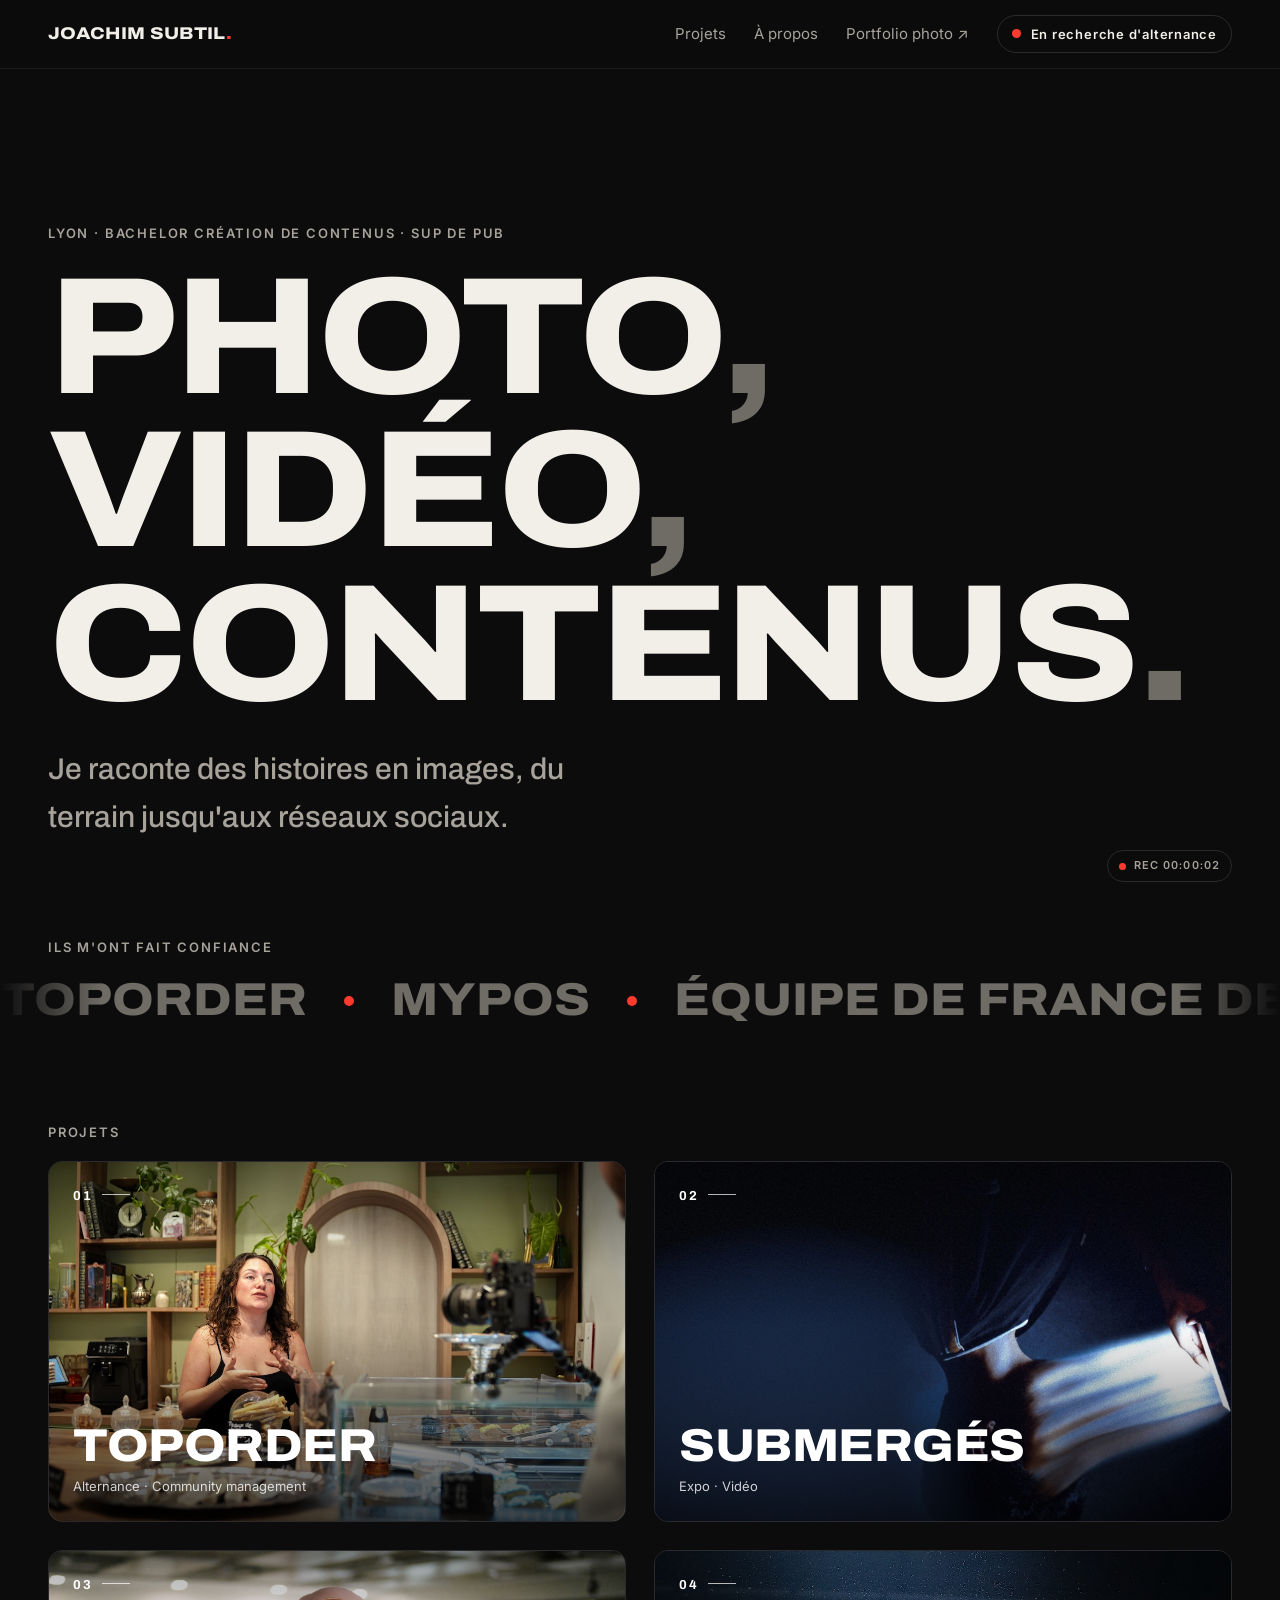
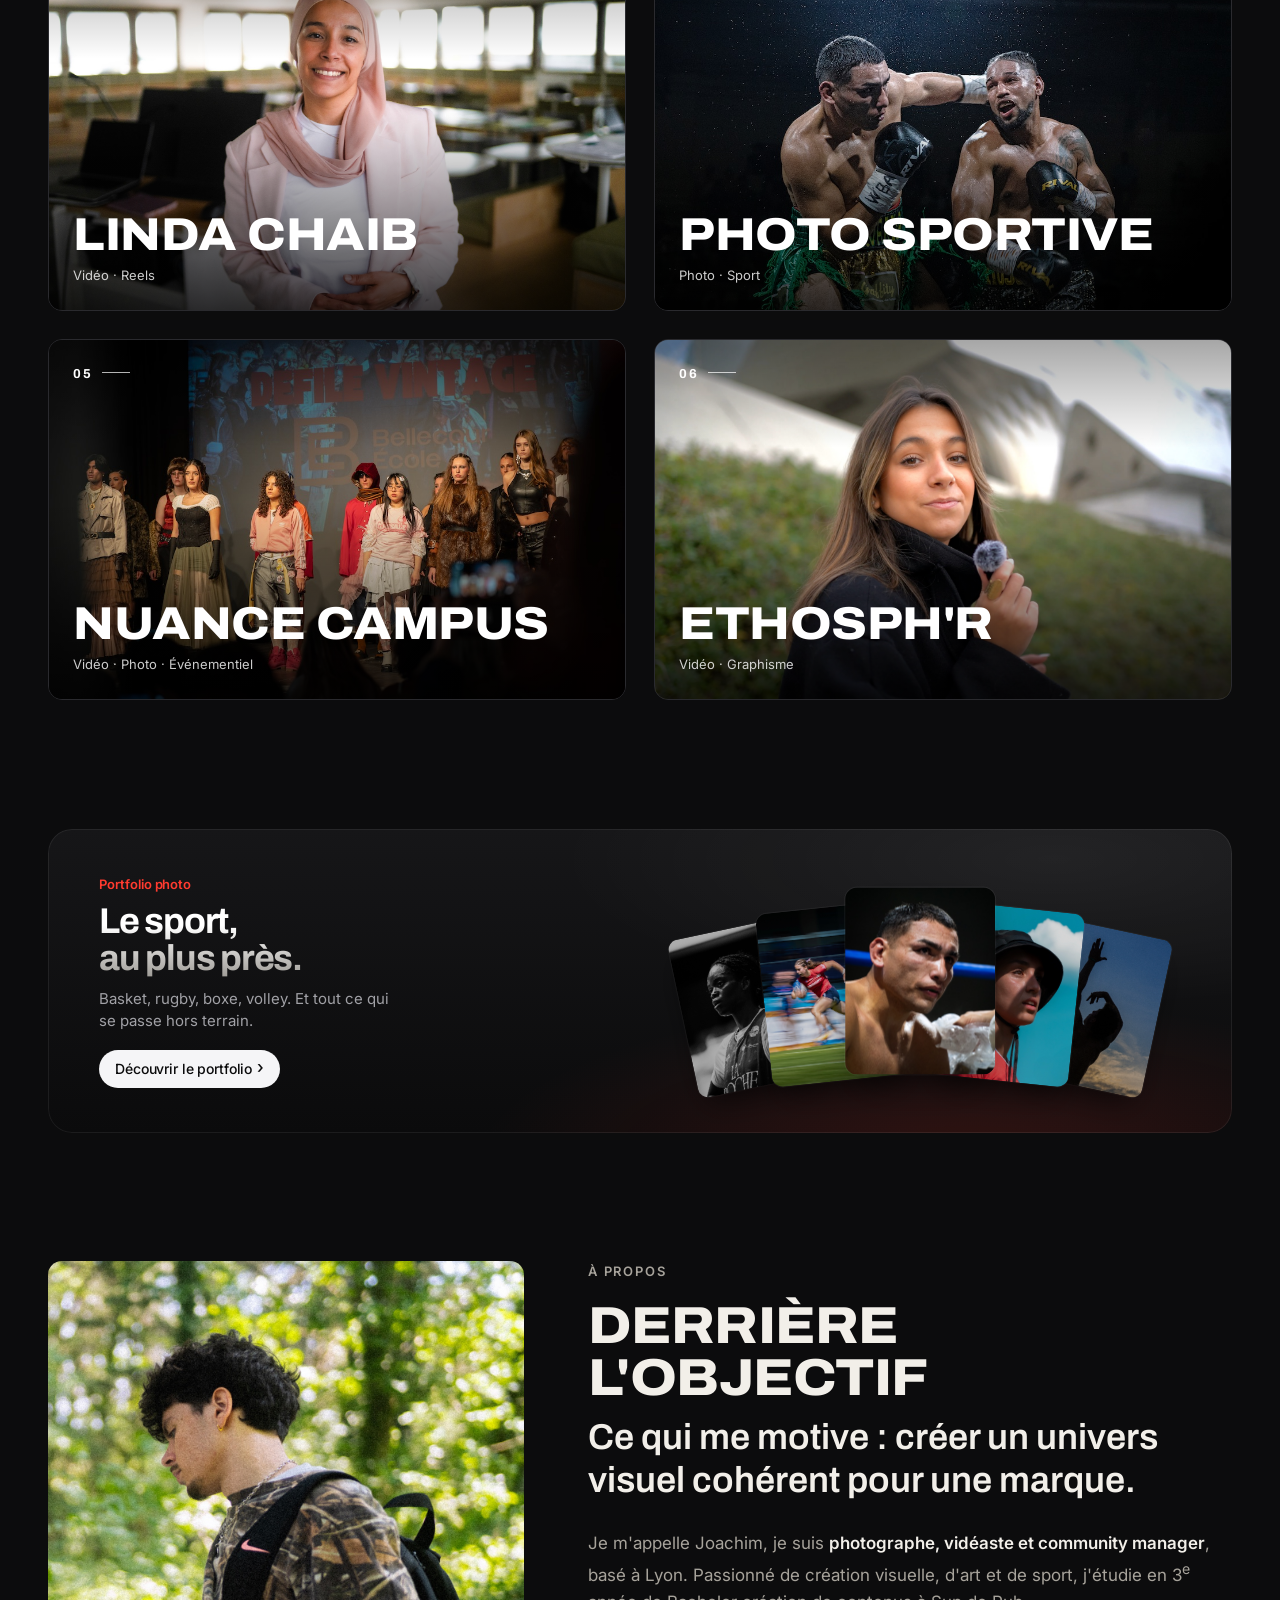
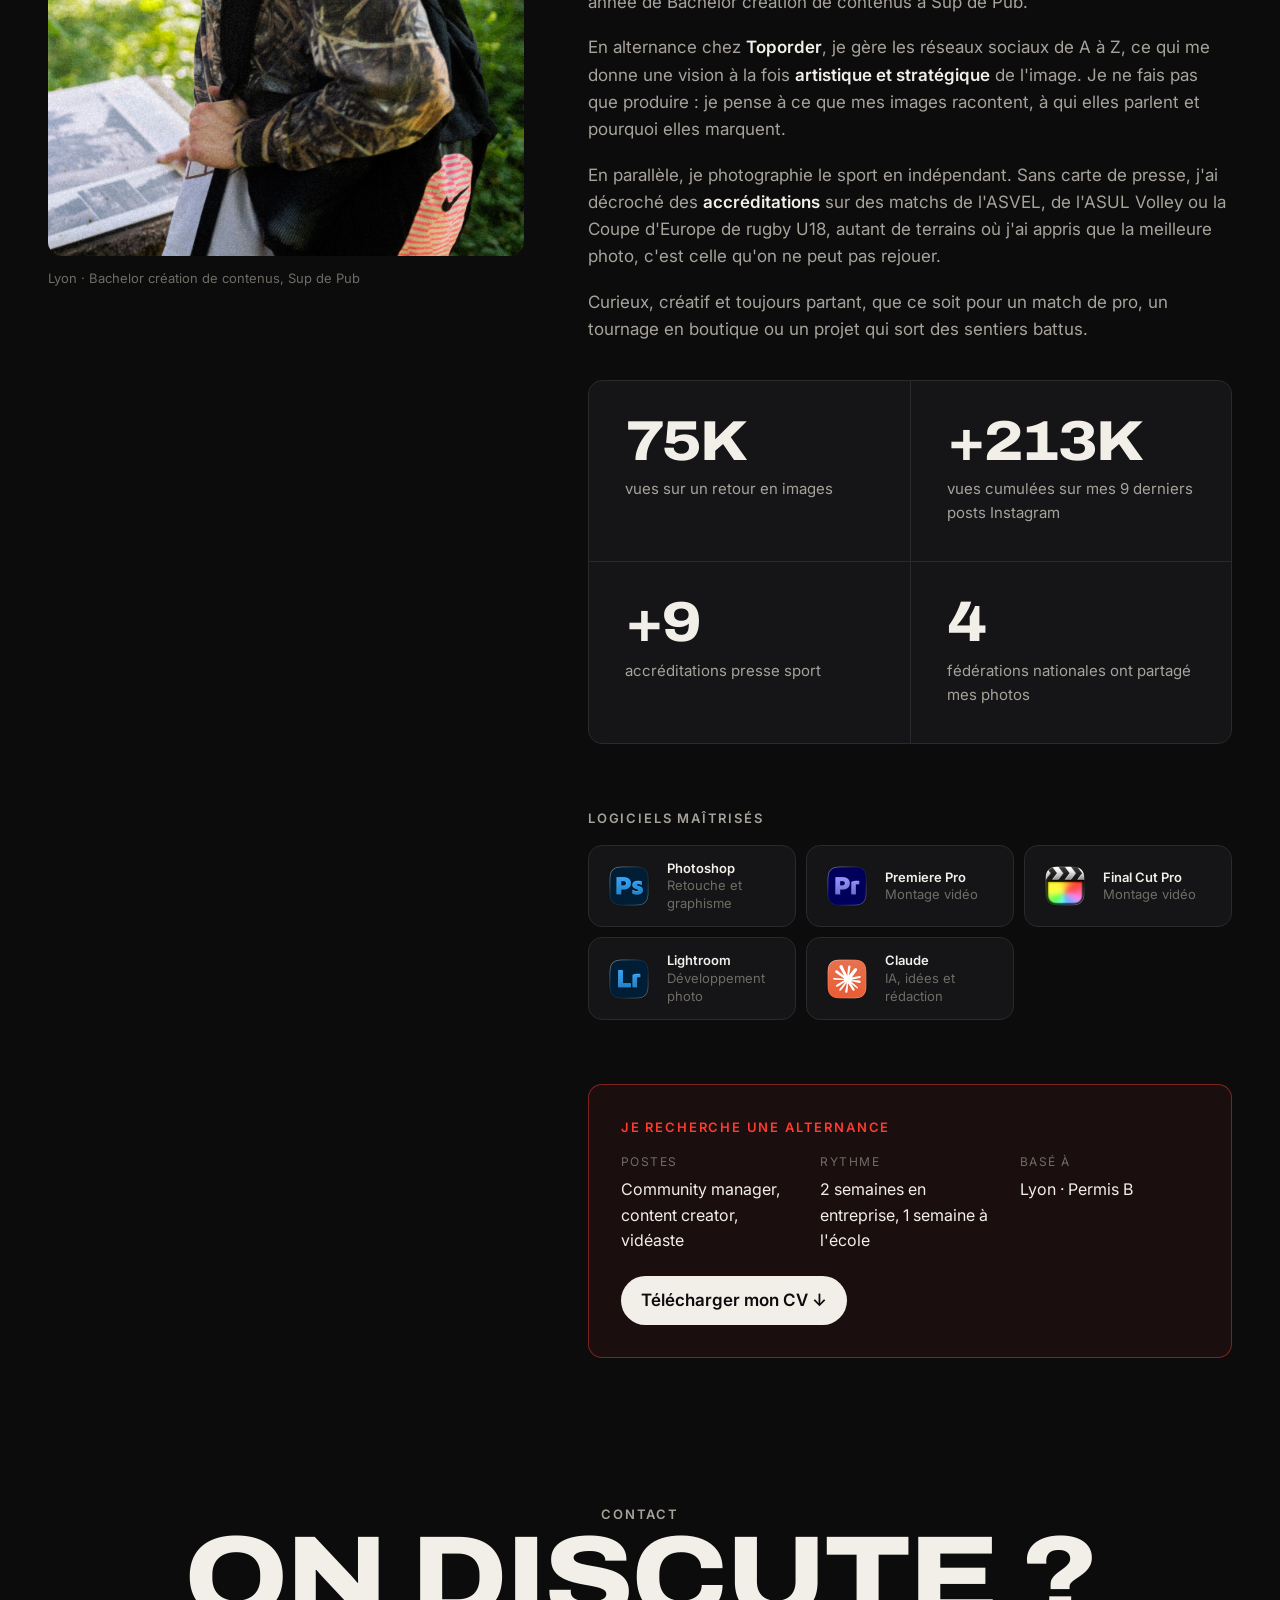
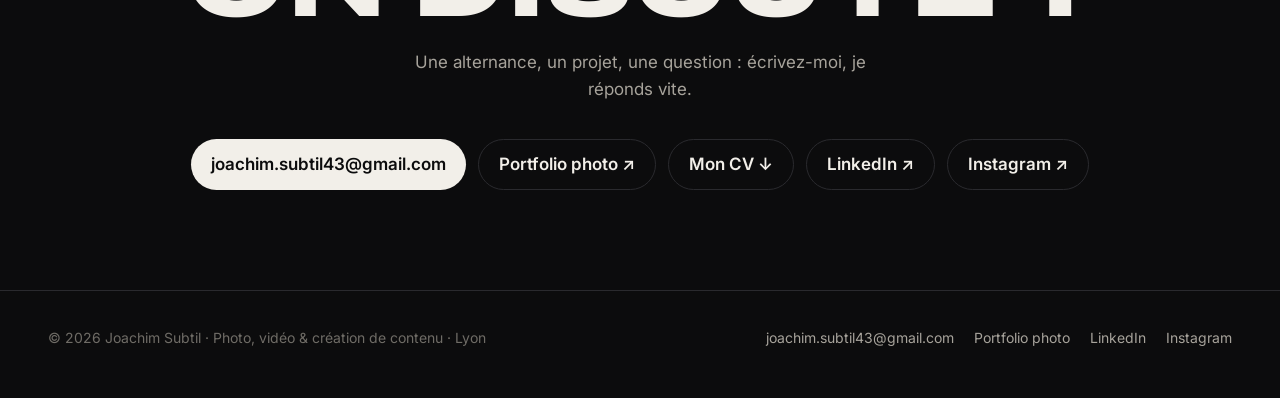
<file: index.html>
<!doctype html>
<html lang="fr">
<head>
  <meta charset="utf-8">
  <meta name="viewport" content="width=device-width, initial-scale=1">
  <title>Joachim Subtil — Photo, vidéo &amp; création de contenu</title>
  <meta name="description" content="Portfolio de Joachim Subtil, photographe, vidéaste et créateur de contenu à Lyon, en recherche d'alternance.">
  <link rel="preconnect" href="https://fonts.googleapis.com">
  <link rel="preconnect" href="https://fonts.gstatic.com" crossorigin>
  <link href="https://fonts.googleapis.com/css2?family=Archivo:wdth,wght@62..125,400..900&family=Inter:wght@400;500;600&display=swap" rel="stylesheet">
  <link rel="stylesheet" href="assets/style.css?v=37">
</head>
<body>

<header class="site-header">
  <div class="wrap">
    <a class="logo" href="index.html">Joachim Subtil<span>.</span></a>
    <nav class="nav">
      <a href="#projets">Projets</a>
      <a href="#a-propos">À propos</a>
      <a class="nav-photo" href="https://joachimsubtil.github.io/photographie/" target="_blank" rel="noopener">Portfolio photo ↗</a>
      <a class="rec" href="#contact"><span class="rec-full">En recherche d'alternance</span><span class="rec-short">Alternance</span></a>
    </nav>
  </div>
</header>

<main>

  <section class="home-hero wrap">
    <p class="kicker">Lyon · Bachelor création de contenus · Sup de Pub</p>
    <h1 class="display">Photo<span>,</span><br>vidéo<span>,</span><br>contenus<span>.</span></h1>
    <p class="subtitle">Je raconte des histoires en images, du terrain jusqu'aux réseaux sociaux.</p>
  </section>

  <!-- ===== Bandeau défilant : ceux avec qui j'ai travaillé ===== -->
  <section class="marquee" aria-label="Ils m'ont fait confiance">
    <p class="kicker wrap">Ils m'ont fait confiance</p>
    <div class="marquee-window">
      <div class="marquee-track">
        <ul><li>Toporder</li><li>myPOS</li><li>Équipe de France des Commerçants</li><li>Nuance Campus</li><li>Bellecour École</li><li>ESG Sport</li><li>ASVEL</li><li>ASUL Volley</li><li>Linda Chaib</li><li>Ethosph'R</li><li>Dogstronomy</li><li>Alma</li><li>Les Frères Barioz</li><li>Mosaïque Pâtisserie</li><li>Café Mio</li><li>Duclef</li><li>Banque Populaire AURA</li></ul>
        <ul aria-hidden="true"><li>Toporder</li><li>myPOS</li><li>Équipe de France des Commerçants</li><li>Nuance Campus</li><li>Bellecour École</li><li>ESG Sport</li><li>ASVEL</li><li>ASUL Volley</li><li>Linda Chaib</li><li>Ethosph'R</li><li>Dogstronomy</li><li>Alma</li><li>Les Frères Barioz</li><li>Mosaïque Pâtisserie</li><li>Café Mio</li><li>Duclef</li><li>Banque Populaire AURA</li></ul>
      </div>
    </div>
  </section>

  <section class="wrap" id="projets">
    <p class="kicker">Projets</p>
    <div class="projects">
      <a class="project-card reveal js-preview" href="projets/toporder.html">
        <div class="thumb"><img src="medias/toporder/itw-tournage-1000.jpg?v=3" alt="Tournage d’une interview client Toporder dans une boutique, caméra sur pied"><video src="medias/toporder/apercu.mp4?v=2" muted loop playsinline preload="none" aria-hidden="true"></video><span class="thumb-label" aria-hidden="true"><span class="thumb-num">01</span><span><span class="thumb-title">Toporder</span><span class="thumb-tags">Alternance · Community management</span></span></span></div>
        <div class="info"><h3>Toporder</h3><span class="tags">Alternance · Community management</span></div>
      </a>
      <a class="project-card reveal js-preview" href="projets/submerges.html">
        <div class="thumb"><img src="medias/submerges/vignette-photo.jpg?v=3" alt="Visage éclairé par un écran, tiré de l'affiche de Submergés"><video src="medias/submerges/teaser-apercu.mp4" muted loop playsinline preload="none" aria-hidden="true"></video><span class="thumb-label" aria-hidden="true"><span class="thumb-num">02</span><span><span class="thumb-title">Submergés</span><span class="thumb-tags">Expo · Vidéo</span></span></span></div>
        <div class="info"><h3>Submergés</h3><span class="tags">Expo · Vidéo</span></div>
      </a>
      <a class="project-card reveal js-preview" href="projets/linda-chaib.html">
        <div class="thumb"><img src="medias/linda-chaib/miniature.jpg?v=3" alt="Portrait de Linda Chaib, souriante, en veste rose"><video src="medias/linda-chaib/presentation-apercu.mp4" muted loop playsinline preload="none" aria-hidden="true"></video><span class="thumb-label" aria-hidden="true"><span class="thumb-num">03</span><span><span class="thumb-title">Linda Chaib</span><span class="thumb-tags">Vidéo · Reels</span></span></span></div>
        <div class="info"><h3>Linda Chaib</h3><span class="tags">Vidéo · Reels</span></div>
      </a>
      <a class="project-card reveal js-preview" href="projets/photo-sportive.html">
        <div class="thumb"><img src="medias/photo-sportive/boxe-3-1000.jpg?v=3" alt="Deux boxeurs en plein échange de coups"><video src="medias/photo-sportive/apercu.mp4" muted loop playsinline preload="none" aria-hidden="true"></video><span class="thumb-label" aria-hidden="true"><span class="thumb-num">04</span><span><span class="thumb-title">Photo sportive</span><span class="thumb-tags">Photo · Sport</span></span></span></div>
        <div class="info"><h3>Photo sportive</h3><span class="tags">Photo · Sport</span></div>
      </a>
      <a class="project-card reveal js-preview" href="projets/nuance-campus.html">
        <div class="thumb"><img src="medias/nuance/final-1000.jpg?v=3" alt="Passage final du défilé vintage de Bellecour École"><video src="medias/nuance/apercu.mp4?v=3" muted loop playsinline preload="none" aria-hidden="true"></video><span class="thumb-label" aria-hidden="true"><span class="thumb-num">05</span><span><span class="thumb-title">Nuance Campus</span><span class="thumb-tags">Vidéo · Photo · Événementiel</span></span></span></div>
        <div class="info"><h3>Nuance Campus</h3><span class="tags">Vidéo · Photo · Événementiel</span></div>
      </a>
      <a class="project-card reveal js-preview" href="projets/ethosphr.html">
        <div class="thumb"><img src="medias/ethosphr/miniature.jpg?v=3" alt="Une intervieweuse tend son micro lors du micro-trottoir pour Ethosph'R"><video src="medias/ethosphr/apercu.mp4" muted loop playsinline preload="none" aria-hidden="true"></video><span class="thumb-label" aria-hidden="true"><span class="thumb-num">06</span><span><span class="thumb-title">Ethosph'R</span><span class="thumb-tags">Vidéo · Graphisme</span></span></span></div>
        <div class="info"><h3>Ethosph'R</h3><span class="tags">Vidéo · Graphisme</span></div>
      </a>
    </div>
  </section>

  <!-- ===== Lien vers le portfolio photo, façon Apple ===== -->
  <section class="section wrap">
    <a class="photo-promo js-promo" href="https://joachimsubtil.github.io/photographie/" target="_blank" rel="noopener">
      <div class="promo-copy">
        <p class="promo-eyebrow">Portfolio photo</p>
        <h2 class="promo-title">Le sport,<br>au plus près.</h2>
        <p class="promo-sub">Basket, rugby, boxe, volley. Et tout ce qui se passe hors terrain.</p>
        <span class="promo-cta">Découvrir le portfolio <span class="promo-chev" aria-hidden="true">›</span></span>
      </div>
      <div class="promo-fan" aria-hidden="true">
        <img style="--i: -2" src="medias/portfolio-photo/basket-noir-blanc.jpg" alt="" loading="lazy" decoding="async">
        <img style="--i: -1" src="medias/portfolio-photo/rugby-course.jpg" alt="" loading="lazy" decoding="async">
        <img style="--i: 2" src="medias/portfolio-photo/volley-silhouette.jpg" alt="" loading="lazy" decoding="async">
        <img style="--i: 1" src="medias/portfolio-photo/volley-bob.jpg" alt="" loading="lazy" decoding="async">
        <img style="--i: 0" src="medias/portfolio-photo/boxe-coin.jpg" alt="" loading="lazy" decoding="async">
      </div>
    </a>
  </section>

  <!-- ===== À propos ===== -->
  <section class="section wrap" id="a-propos">
    <div class="about">
      <figure class="about-photo">
        <img src="medias/moi/portrait.jpg?v=3" alt="Portrait de Joachim Subtil en forêt, sac sur l'épaule" loading="lazy">
        <figcaption>Lyon · Bachelor création de contenus, Sup de Pub</figcaption>
      </figure>
      <div class="reveal">
        <p class="kicker">À propos</p>
        <h2 class="section-title">Derrière l'objectif</h2>
        <p class="story-lead">Ce qui me motive&nbsp;: créer un univers visuel cohérent pour une marque.</p>
        <div class="about-body">
          <p>Je m'appelle Joachim, je suis <strong>photographe, vidéaste et community manager</strong>, basé à Lyon. Passionné de création visuelle, d'art et de sport, j'étudie en 3<sup>e</sup> année de Bachelor création de contenus à Sup de Pub.</p>
          <p>En alternance chez <strong>Toporder</strong>, je gère les réseaux sociaux de A à Z, ce qui me donne une vision à la fois <strong>artistique et stratégique</strong> de l'image. Je ne fais pas que produire&nbsp;: je pense à ce que mes images racontent, à qui elles parlent et pourquoi elles marquent.</p>
          <p>En parallèle, je photographie le sport en indépendant. Sans carte de presse, j'ai décroché des <strong>accréditations</strong> sur des matchs de l'ASVEL, de l'ASUL Volley ou la Coupe d'Europe de rugby U18, autant de terrains où j'ai appris que la meilleure photo, c'est celle qu'on ne peut pas rejouer.</p>
          <p>Curieux, créatif et toujours partant, que ce soit pour un match de pro, un tournage en boutique ou un projet qui sort des sentiers battus.</p>
        </div>

        <div class="stats two-by-two" style="margin-top: 36px;">
          <div class="stat"><span class="num">82K</span><span class="label">vues sur un retour en images</span></div>
          <div class="stat"><span class="num">+235K</span><span class="label">vues cumulées sur mes 9 derniers posts Instagram</span></div>
          <div class="stat"><span class="num">+10</span><span class="label">accréditations presse sport</span></div>
          <div class="stat"><span class="num">4</span><span class="label">fédérations nationales ont partagé mes photos</span></div>
        </div>

        <div class="software">
          <p class="kicker">Logiciels maîtrisés</p>
          <ul class="software-list">
            <li><img class="ico" src="medias/logiciels/photoshop.png" alt="" width="48" height="48"><span><strong>Photoshop</strong>Retouche et graphisme</span></li>
            <li><img class="ico" src="medias/logiciels/premiere-pro.png" alt="" width="48" height="48"><span><strong>Premiere Pro</strong>Montage vidéo</span></li>
            <li><img class="ico" src="medias/logiciels/final-cut-pro.png" alt="" width="48" height="48"><span><strong>Final Cut Pro</strong>Montage vidéo</span></li>
            <li><img class="ico" src="medias/logiciels/lightroom.png" alt="" width="48" height="48"><span><strong>Lightroom</strong>Développement photo</span></li>
            <li><img class="ico" src="medias/logiciels/claude.png" alt="" width="48" height="48"><span><strong>Claude</strong>IA, idées et rédaction</span></li>
          </ul>
        </div>

        <div class="looking">
          <p class="kicker">Je recherche une alternance</p>
          <dl>
            <div><dt>Postes</dt><dd>Community manager, content creator, vidéaste</dd></div>
            <div><dt>Rythme</dt><dd>2 semaines en entreprise, 1 semaine à l'école</dd></div>
            <div><dt>Basé à</dt><dd>Lyon · Permis B</dd></div>
          </dl>
          <a class="link-arrow" href="cv/CV-Joachim-Subtil.pdf" download style="margin-top: 22px;">Télécharger mon CV ↓</a>
        </div>
      </div>
    </div>
  </section>

  <!-- ===== Contact ===== -->
  <section class="contact wrap reveal" id="contact">
    <p class="kicker">Contact</p>
    <h2 class="display">On discute&nbsp;?</h2>
    <p>Une alternance, un projet, une question&nbsp;: écrivez-moi, je réponds vite.</p>
    <div class="contact-links">
      <a class="link-arrow" href="mailto:joachim.subtil43@gmail.com">joachim.subtil43@gmail.com</a>
      <a class="link-arrow ghost" href="https://joachimsubtil.github.io/photographie/" target="_blank" rel="noopener">Portfolio photo ↗</a>
      <a class="link-arrow ghost" href="cv/CV-Joachim-Subtil.pdf" download>Mon CV ↓</a>
      <a class="link-arrow ghost" href="https://www.linkedin.com/in/joachim-subtil-207387318/" target="_blank" rel="noopener">LinkedIn ↗</a>
      <a class="link-arrow ghost" href="https://www.instagram.com/51visuals" target="_blank" rel="noopener">Instagram ↗</a>
    </div>
  </section>

</main>

<footer class="site-footer">
  <div class="wrap">
    <span>© 2026 Joachim Subtil · Photo, vidéo &amp; création de contenu · Lyon</span>
    <span class="footer-links"><a href="mailto:joachim.subtil43@gmail.com">joachim.subtil43@gmail.com</a><a href="https://joachimsubtil.github.io/photographie/" target="_blank" rel="noopener">Portfolio photo</a><a href="https://www.linkedin.com/in/joachim-subtil-207387318/" target="_blank" rel="noopener">LinkedIn</a><a href="https://www.instagram.com/51visuals" target="_blank" rel="noopener">Instagram</a></span>
  </div>
</footer>

<script src="assets/main.js?v=25"></script>
</body>
</html>
</file>
<file: assets/style.css>
/* ==========================================================
   Portfolio Joachim Subtil — feuille de style principale
   Les couleurs et polices se changent ici, en un seul endroit.
   ========================================================== */

:root {
  --bg: #0c0c0d;
  --bg-2: #151517;
  --bg-3: #1d1d20;
  --line: #2a2a2e;
  --text: #f2efe9;
  --text-2: #a7a39b;
  --text-3: #6f6c66;
  --rec: #ff3b2f;          /* le rouge "REC" de la caméra */
  --radius: 14px;
  --gutter: clamp(16px, 4vw, 48px);
  --max: 1280px;
  --font-display: "Archivo", "Helvetica Neue", Arial, sans-serif;
  --font-body: "Inter", "Helvetica Neue", Arial, sans-serif;
}

*, *::before, *::after { box-sizing: border-box; }
html { -webkit-text-size-adjust: 100%; scroll-behavior: smooth; }
body {
  margin: 0;
  background: var(--bg);
  color: var(--text);
  font-family: var(--font-body);
  font-size: 17px;
  line-height: 1.6;
  -webkit-font-smoothing: antialiased;
  overflow-x: hidden;
}
img, video, iframe { display: block; max-width: 100%; }
a { color: inherit; }
::selection { background: var(--rec); color: #fff; }

.wrap { width: 100%; max-width: var(--max); margin: 0 auto; padding: 0 var(--gutter); }

/* ---------- Textes ---------- */
.display {
  font-family: var(--font-display);
  font-stretch: 112%;
  font-weight: 800;
  line-height: .92;
  letter-spacing: -0.02em;
  text-transform: uppercase;
  margin: 0;
}
.kicker {
  font-family: var(--font-body);
  font-size: 13px;
  font-weight: 600;
  letter-spacing: .14em;
  text-transform: uppercase;
  color: var(--text-2);
  margin: 0 0 18px;
}
.section-title {
  font-family: var(--font-display);
  font-stretch: 112%;
  font-weight: 800;
  text-transform: uppercase;
  font-size: clamp(28px, 4.4vw, 52px);
  line-height: 1;
  letter-spacing: -0.01em;
  margin: 0 0 12px;
}
.section-intro { color: var(--text-2); max-width: 60ch; margin: 0 0 40px; }

/* ---------- Pastille REC ---------- */
.rec {
  display: inline-flex; align-items: center; gap: 10px;
  font-size: 13px; font-weight: 600; letter-spacing: .06em;
  padding: 8px 14px; border: 1px solid var(--line); border-radius: 999px;
  text-decoration: none; white-space: nowrap;
  transition: border-color .2s, background .2s;
}
.rec::before {
  content: ""; width: 9px; height: 9px; border-radius: 50%;
  background: var(--rec); box-shadow: 0 0 0 0 rgba(255, 59, 47, .6);
  animation: rec 1.8s infinite;
}
.rec:hover { border-color: var(--rec); background: rgba(255, 59, 47, .08); }
@keyframes rec {
  0% { box-shadow: 0 0 0 0 rgba(255, 59, 47, .55); }
  70% { box-shadow: 0 0 0 9px rgba(255, 59, 47, 0); }
  100% { box-shadow: 0 0 0 0 rgba(255, 59, 47, 0); }
}

/* ---------- En-tête ---------- */
.site-header {
  position: sticky; top: 0; z-index: 50;
  background: rgba(12, 12, 13, .78);
  backdrop-filter: blur(14px); -webkit-backdrop-filter: blur(14px);
  border-bottom: 1px solid rgba(255, 255, 255, .05);
}
.site-header .wrap { display: flex; align-items: center; justify-content: space-between; gap: 16px; height: 68px; }
.logo {
  font-family: var(--font-display); font-stretch: 115%; font-weight: 800;
  text-transform: uppercase; letter-spacing: .02em; font-size: 17px; text-decoration: none;
}
.logo span { color: var(--rec); }
.nav { display: flex; align-items: center; gap: 28px; font-size: 15px; }
.nav a:not(.rec) { text-decoration: none; color: var(--text-2); transition: color .2s; }
.nav a:not(.rec):hover { color: var(--text); }
.logo { white-space: nowrap; }
@media (max-width: 720px) {
  .nav a:not(.rec) { display: none; }
  .logo { font-size: 15px; }
  .rec { font-size: 12px; padding: 7px 12px; }
}

/* ---------- Hero projet ---------- */
.project-hero { padding-top: clamp(48px, 9vw, 120px); padding-bottom: clamp(32px, 5vw, 56px); }
.back { display: inline-flex; gap: 8px; color: var(--text-2); text-decoration: none; font-size: 14px; margin-bottom: 36px; }
.back:hover { color: var(--text); }
.project-hero h1 { font-size: clamp(54px, 12vw, 168px); }
.project-hero .subtitle {
  font-family: var(--font-display); font-stretch: 100%; font-weight: 500;
  font-size: clamp(20px, 2.6vw, 30px); color: var(--text-2); margin: 18px 0 0;
}
.meta {
  display: grid; grid-template-columns: repeat(4, 1fr); gap: 24px;
  margin-top: clamp(40px, 6vw, 72px); padding-top: 24px; border-top: 1px solid var(--line);
}
.meta dt { font-size: 12px; letter-spacing: .12em; text-transform: uppercase; color: var(--text-3); margin-bottom: 6px; }
.meta dd { margin: 0; font-size: 15px; line-height: 1.45; }
@media (max-width: 820px) { .meta { grid-template-columns: repeat(2, 1fr); } }

/* ---------- Vidéo principale ---------- */
.feature-video {
  position: relative; border-radius: var(--radius); overflow: hidden;
  background: #000; aspect-ratio: 16 / 9;
}
.feature-video video { width: 100%; height: 100%; object-fit: cover; }
.feature-caption { display: flex; justify-content: space-between; gap: 16px; color: var(--text-3); font-size: 14px; margin-top: 14px; }

/* Bouton lecture posé sur les vidéos */
.play {
  position: absolute; inset: 0; display: grid; place-items: center;
  border: 0; padding: 0; cursor: pointer; background: linear-gradient(180deg, rgba(0,0,0,0) 40%, rgba(0,0,0,.45));
  transition: opacity .3s;
}
.play span {
  width: clamp(64px, 9vw, 96px); aspect-ratio: 1; border-radius: 50%;
  background: rgba(255, 255, 255, .14); backdrop-filter: blur(8px); -webkit-backdrop-filter: blur(8px);
  border: 1px solid rgba(255, 255, 255, .35); display: grid; place-items: center;
  transition: transform .25s, background .25s;
}
.play span::before {
  content: ""; margin-left: 6%;
  border-style: solid; border-width: 13px 0 13px 21px; border-color: transparent transparent transparent #fff;
}
.play:hover span { transform: scale(1.08); background: var(--rec); border-color: var(--rec); }
.is-playing .play { opacity: 0; pointer-events: none; }

/* ---------- Sections ---------- */
.section { padding-top: clamp(72px, 10vw, 140px); }

/* Texte du projet */
.story { display: grid; grid-template-columns: 1fr 1.4fr; gap: clamp(32px, 6vw, 96px); }
.story-lead {
  font-family: var(--font-display); font-weight: 600; font-stretch: 100%;
  font-size: clamp(24px, 3vw, 36px); line-height: 1.2; margin: 0;
}
.story-body p { color: var(--text-2); margin: 0 0 1.2em; }
.story-body strong { color: var(--text); font-weight: 600; }
.tasks { list-style: none; margin: 28px 0 0; padding: 0; display: flex; flex-wrap: wrap; gap: 10px; }
.tasks li { font-size: 14px; padding: 7px 14px; border-radius: 999px; background: var(--bg-3); color: var(--text); }
@media (max-width: 820px) { .story { grid-template-columns: 1fr; } }

/* ---------- Résultats ---------- */
.big-stat {
  display: grid; grid-template-columns: auto 1fr; gap: clamp(24px, 5vw, 64px); align-items: end;
  padding: clamp(28px, 4vw, 48px); border-radius: var(--radius);
  background: radial-gradient(120% 140% at 0% 100%, rgba(255, 59, 47, .22), transparent 55%), var(--bg-2);
  border: 1px solid var(--line);
}
.big-stat .num {
  font-family: var(--font-display); font-stretch: 112%; font-weight: 800;
  font-size: clamp(72px, 15vw, 200px); line-height: .82; letter-spacing: -0.03em;
}
.big-stat .label { color: var(--text-2); max-width: 32ch; margin: 0; }
.big-stat .label strong { display: block; color: var(--text); font-size: 20px; margin-bottom: 6px; }
@media (max-width: 720px) { .big-stat { grid-template-columns: 1fr; } }

.platforms { display: grid; grid-template-columns: repeat(4, 1fr); gap: 16px; margin-top: 16px; }
.platform { background: var(--bg-2); border: 1px solid var(--line); border-radius: var(--radius); padding: 24px; }
.platform h3 { display: flex; align-items: center; gap: 10px; font-size: 15px; font-weight: 600; margin: 0 0 4px; }
.platform h3 svg { width: 18px; height: 18px; flex: none; }
.platform .what { font-size: 13px; color: var(--text-3); margin: 0 0 20px; }
.platform dl { margin: 0; display: grid; gap: 10px; }
.platform dl div { display: flex; justify-content: space-between; align-items: baseline; gap: 12px; border-top: 1px solid var(--line); padding-top: 10px; }
.platform dt { color: var(--text-2); font-size: 14px; }
.platform dd { margin: 0; font-family: var(--font-display); font-stretch: 108%; font-weight: 700; font-size: 22px; }
@media (max-width: 1000px) { .platforms { grid-template-columns: repeat(2, 1fr); } }
@media (max-width: 520px) { .platforms { grid-template-columns: 1fr; } }

/* ---------- Reels (format vertical) ---------- */
.reels {
  display: grid; grid-auto-flow: column; grid-auto-columns: minmax(220px, 1fr); gap: 16px;
  overflow-x: auto; scroll-snap-type: x mandatory; padding-bottom: 12px;
  scrollbar-width: thin; scrollbar-color: var(--line) transparent;
}
.reel { scroll-snap-align: start; margin: 0; }
.reel-frame {
  position: relative; aspect-ratio: 9 / 16; border-radius: 18px; overflow: hidden; background: #000;
  border: 1px solid var(--line);
}
.reel-frame video { width: 100%; height: 100%; object-fit: cover; }
.reel-frame .play span { width: 58px; }
.reel-frame .play span::before { border-width: 10px 0 10px 16px; }
.reel figcaption { display: flex; justify-content: space-between; font-size: 13px; color: var(--text-3); margin-top: 10px; }
@media (min-width: 1100px) { .reels { grid-auto-columns: calc((100% - 3 * 16px) / 4); } }
@media (max-width: 600px) { .reels { grid-auto-columns: 68%; } }

/* En plein écran : on montre la vidéo entière, sans la recadrer */
video:fullscreen { object-fit: contain; background: #000; }
video:-webkit-full-screen { object-fit: contain; background: #000; }

/* ---------- Citation ---------- */
.takeaway { border-top: 1px solid var(--line); padding-top: clamp(40px, 6vw, 72px); }
.takeaway blockquote {
  margin: 0; font-family: var(--font-display); font-stretch: 100%; font-weight: 600;
  font-size: clamp(28px, 4.6vw, 60px); line-height: 1.1; letter-spacing: -0.01em; max-width: 22ch;
}
.takeaway blockquote em { font-style: normal; color: var(--rec); }
.takeaway p { color: var(--text-2); max-width: 62ch; margin: 28px 0 0; }

/* ---------- Projet suivant + pied de page ---------- */
.next {
  display: flex; justify-content: space-between; align-items: center; gap: 24px; flex-wrap: wrap;
  margin-top: clamp(80px, 12vw, 160px); padding: clamp(32px, 5vw, 56px) 0; border-top: 1px solid var(--line);
  text-decoration: none;
}
.next .display { font-size: clamp(36px, 7vw, 96px); transition: color .25s; }
.next:hover .display { color: var(--rec); }
.next .arrow { font-size: clamp(36px, 6vw, 80px); transition: transform .25s; }
.next:hover .arrow { transform: translateX(10px); }

.site-footer { border-top: 1px solid var(--line); padding: 36px 0 48px; color: var(--text-3); font-size: 14px; }
.site-footer .wrap { display: flex; flex-wrap: wrap; justify-content: space-between; gap: 16px; }
.site-footer a { color: var(--text-2); text-decoration: none; }
.site-footer a:hover { color: var(--text); }

/* ---------- Apparition au défilement ---------- */
.reveal { opacity: 0; transform: translateY(24px); transition: opacity .8s ease, transform .8s ease; }
.reveal.is-visible { opacity: 1; transform: none; }
@media (prefers-reduced-motion: reduce) {
  .reveal { opacity: 1; transform: none; transition: none; }
  .rec::before { animation: none; }
  html { scroll-behavior: auto; }
}

/* ---------- Accueil ---------- */
.home-hero { padding-top: clamp(64px, 12vw, 160px); padding-bottom: clamp(48px, 8vw, 96px); }
.home-hero h1 { font-size: clamp(56px, 13vw, 190px); }
.home-hero h1 span { color: var(--text-3); }
.home-hero .subtitle {
  font-family: var(--font-display); font-weight: 500; font-size: clamp(20px, 2.6vw, 30px);
  color: var(--text-2); margin: 24px 0 0; max-width: 34ch;
}
.projects { display: grid; grid-template-columns: repeat(2, 1fr); gap: clamp(16px, 2.4vw, 28px); }
.project-card { text-decoration: none; display: block; }
.project-card .thumb {
  position: relative; aspect-ratio: 16 / 10; border-radius: var(--radius); overflow: hidden;
  background: var(--bg-2); border: 1px solid var(--line);
}
.project-card .thumb img { width: 100%; height: 100%; object-fit: cover; transition: transform .6s ease; }
.project-card:hover .thumb img { transform: scale(1.04); }
.project-card .soon {
  position: absolute; inset: 0; display: grid; place-items: center;
  color: var(--text-3); font-size: 13px; letter-spacing: .14em; text-transform: uppercase;
}
.project-card .info { display: flex; justify-content: space-between; align-items: baseline; gap: 16px; margin-top: 16px; }
.project-card h3 {
  font-family: var(--font-display); font-stretch: 108%; font-weight: 700; text-transform: uppercase;
  font-size: clamp(20px, 2.2vw, 28px); margin: 0; transition: color .2s;
}
.project-card:hover h3 { color: var(--rec); }
.project-card .tags { color: var(--text-3); font-size: 14px; text-align: right; }
.project-card.is-soon { pointer-events: none; }
.project-card.is-soon h3 { color: var(--text-3); }
@media (max-width: 720px) { .projects { grid-template-columns: 1fr; } }

/* ---------- Image cliquable (clic = agrandir) ---------- */
.gallery-item {
  display: block; padding: 0; border: 1px solid var(--line); border-radius: var(--radius);
  position: relative; overflow: hidden; background: var(--bg-2); cursor: zoom-in;
}
.gallery-item img { width: 100%; height: auto; }

.lightbox {
  width: 100vw; height: 100vh; max-width: none; max-height: none; margin: 0; padding: 24px;
  border: 0; background: rgba(0, 0, 0, .92); place-items: center;
}
.lightbox[open] { display: grid; }
.lightbox::backdrop { background: transparent; }
.lightbox img { max-width: 100%; max-height: calc(100vh - 48px); object-fit: contain; border-radius: 6px; cursor: zoom-out; }
.lightbox-close {
  position: fixed; top: 16px; right: 20px; width: 44px; height: 44px; border-radius: 50%;
  border: 1px solid rgba(255, 255, 255, .3); background: rgba(0, 0, 0, .5); color: #fff;
  font-size: 26px; line-height: 1; cursor: pointer;
}

/* ---------- Vignette vidéo sur l'accueil ---------- */
.project-card .thumb video {
  position: absolute; inset: 0; width: 100%; height: 100%; object-fit: cover; transition: transform .6s ease;
}
.project-card:hover .thumb video { transform: scale(1.04); }
/* la miniature est posée sur la vidéo : elle s'efface pendant l'aperçu, puis revient */
.js-preview .thumb img { position: relative; z-index: 1; transition: opacity .4s ease, transform .6s ease; }
.js-preview.is-previewing .thumb img { opacity: 0; }

/* ---------- Bandeau d'annonce (ex. prochaine accréditation) ---------- */
.announce {
  display: flex; width: fit-content; align-items: center; gap: 12px; flex-wrap: wrap;
  margin: 0 0 36px; padding: 10px 18px; border-radius: 999px;
  border: 1px solid rgba(255, 59, 47, .45); background: rgba(255, 59, 47, .08);
  font-size: 14px; line-height: 1.35;
}
.announce::before {
  content: ""; width: 9px; height: 9px; border-radius: 50%; flex: none;
  background: var(--rec); animation: rec 1.8s infinite;
}
.announce strong { font-weight: 600; }
.announce span { color: var(--text-2); }

/* ---------- Encart Instagram ---------- */
.insta-card {
  display: flex; flex-wrap: wrap; align-items: center; justify-content: space-between; gap: 24px;
  padding: 24px; border-radius: var(--radius); border: 1px solid var(--line); background: var(--bg-2);
}
.insta-id { display: flex; align-items: center; gap: 16px; }
.insta-avatar {
  width: 64px; height: 64px; border-radius: 50%; flex: none; display: grid; place-items: center;
  font-family: var(--font-display); font-stretch: 112%; font-weight: 800; font-size: 20px;
  background: var(--bg); box-shadow: 0 0 0 2px var(--bg-2), 0 0 0 4px var(--rec);
}
.insta-id strong { display: block; font-size: 18px; }
.insta-id span { color: var(--text-3); font-size: 14px; }


/* ---------- Bouton lien (ex. « Suivre sur Instagram ») ---------- */
.link-arrow {
  display: inline-flex; align-items: center; gap: 8px; font-weight: 600; text-decoration: none;
  padding: 11px 20px; border-radius: 999px; background: var(--text); color: var(--bg);
  transition: transform .2s;
}
.link-arrow:hover { transform: translateY(-1px); }

/* ---------- Signature commune des miniatures (accueil) : numéro + titre posés sur l'image ---------- */
.project-card:not(.is-soon) .info { display: none; }
.thumb-label {
  position: absolute; inset: 0; z-index: 3; pointer-events: none;
  display: flex; flex-direction: column; justify-content: space-between;
  padding: clamp(14px, 2vw, 24px);
  background: linear-gradient(180deg, rgba(0, 0, 0, .35) 0%, transparent 30%, transparent 45%, rgba(0, 0, 0, .75) 100%);
  color: #fff;
}
.thumb-num { font-family: var(--font-display); font-weight: 700; font-size: 13px; letter-spacing: .12em; }
.thumb-num::after { content: ""; display: inline-block; width: 28px; height: 1px; background: currentColor; margin: 0 0 4px 10px; vertical-align: middle; opacity: .7; }
.thumb-title {
  display: block; font-family: var(--font-display); font-stretch: 112%; font-weight: 800; text-transform: uppercase;
  font-size: clamp(26px, 3.6vw, 48px); line-height: .95; letter-spacing: -0.01em; transition: color .2s;
}
.thumb-tags { display: block; margin-top: 8px; font-size: 13px; opacity: .8; }
.project-card:hover .thumb-title { color: var(--rec); }

/* ---------- Emplacement réservé pour une vidéo à venir ---------- */
.video-slot {
  display: grid; place-items: center; text-align: center; gap: 6px; padding: 24px;
  aspect-ratio: 16 / 9; border-radius: var(--radius);
  border: 1px dashed var(--text-3); background: var(--bg-2); color: var(--text-3);
}
.video-slot.vertical { aspect-ratio: 9 / 16; }
.video-slot strong { display: block; color: var(--text-2); font-weight: 600; }
.video-slot span { font-size: 13px; }
.video-pair { display: grid; grid-template-columns: repeat(2, 1fr); gap: 16px; }
.video-pair .feature-caption { margin-top: 10px; }
@media (max-width: 720px) { .video-pair { grid-template-columns: 1fr; } }

/* ---------- Frise des missions ---------- */
.timeline { list-style: none; margin: 0; padding: 0; display: grid; grid-template-columns: repeat(3, 1fr); border-top: 1px solid var(--line); }
.timeline li { padding: 20px 20px 0 0; }
.timeline li + li { padding-left: 20px; border-left: 1px solid var(--line); }
.timeline .when { display: block; font-size: 12px; letter-spacing: .12em; text-transform: uppercase; color: var(--rec); margin-bottom: 8px; }
.timeline strong { display: block; font-family: var(--font-display); font-stretch: 105%; font-size: 19px; line-height: 1.2; margin-bottom: 6px; }
.timeline p { margin: 0; color: var(--text-2); font-size: 15px; }
@media (max-width: 820px) {
  .timeline { grid-template-columns: 1fr; }
  .timeline li, .timeline li + li { padding: 18px 0; border-left: 0; border-bottom: 1px solid var(--line); }
}

/* ---------- Chapitre d'un projet (titre numéroté) ---------- */
.chapter-head { display: flex; align-items: baseline; gap: 18px; margin-bottom: 12px; }
.chapter-head .chapter-num { font-family: var(--font-display); font-weight: 800; font-size: 15px; color: var(--rec); letter-spacing: .08em; }
.problem {
  margin: 28px 0 0; padding-left: 20px; border-left: 2px solid var(--rec);
  font-family: var(--font-display); font-weight: 500; font-size: clamp(18px, 2vw, 22px); line-height: 1.35; color: var(--text);
}
.problem span { display: block; margin-bottom: 6px; font-family: var(--font-body); font-size: 12px; letter-spacing: .12em; text-transform: uppercase; color: var(--text-3); }

/* vidéo verticale à côté du texte */
.split-vertical { display: grid; grid-template-columns: minmax(220px, 340px) 1fr; gap: clamp(28px, 5vw, 72px); align-items: center; }
@media (max-width: 760px) { .split-vertical { grid-template-columns: 1fr; } .split-vertical > :first-child { max-width: 300px; } }

/* chiffre clé en toutes lettres */
.big-stat .num.word { font-size: clamp(54px, 9vw, 120px); line-height: .9; }

/* ---------- Rangée de chiffres clés ---------- */
.stats { display: grid; grid-template-columns: repeat(3, 1fr); gap: 1px; background: var(--line); border: 1px solid var(--line); border-radius: var(--radius); overflow: hidden; }
.stat { background: var(--bg-2); padding: clamp(22px, 3vw, 36px); }
.stat .num {
  display: block; font-family: var(--font-display); font-stretch: 112%; font-weight: 800;
  font-size: clamp(44px, 6vw, 84px); line-height: .9; letter-spacing: -0.03em;
}
.stat .label { display: block; margin-top: 10px; color: var(--text-2); font-size: 15px; }
.stats-note { margin: 14px 0 0; color: var(--text-3); font-size: 14px; }
.stats-note strong { color: var(--rec); font-weight: 600; }
@media (max-width: 640px) { .stats { grid-template-columns: 1fr; } }

/* ---------- Liste de noms (ex. clients interviewés) ---------- */
.names { display: flex; flex-wrap: wrap; align-items: baseline; gap: 10px 22px; margin: 0; padding: 0; list-style: none; }
.names li { font-family: var(--font-display); font-stretch: 105%; font-weight: 700; font-size: clamp(20px, 2.4vw, 30px); text-transform: uppercase; }
.names li + li::before { content: "·"; margin-right: 22px; color: var(--rec); }

/* ---------- Visuels en carrousel (images collées bout à bout) ---------- */
.graph-grid { display: grid; grid-template-columns: repeat(2, 1fr); gap: 16px; align-items: center; }
.strip { display: flex; }
.strip .gallery-item { flex: 1; border: 0; border-radius: 0; }
.strip .gallery-item:first-child { border-radius: 10px 0 0 10px; }
.strip .gallery-item:last-child { border-radius: 0 10px 10px 0; }
.graph-grid > .gallery-item { border-radius: 10px; }
@media (max-width: 720px) { .graph-grid { grid-template-columns: 1fr; } }

/* ---------- À propos (accueil) ---------- */
.about { display: grid; grid-template-columns: minmax(0, .85fr) minmax(0, 1.15fr); gap: clamp(28px, 5vw, 80px); align-items: start; }
.about-photo { margin: 0; position: sticky; top: 100px; }
.about-photo img { width: 100%; aspect-ratio: 4 / 5; object-fit: cover; border-radius: var(--radius); }
.about-photo figcaption { margin-top: 12px; font-size: 13px; color: var(--text-3); }
.about .story-lead { margin-bottom: 28px; }
.about-body p { color: var(--text-2); margin: 0 0 1.1em; }
.about-body strong { color: var(--text); font-weight: 600; }
@media (max-width: 820px) {
  .about { grid-template-columns: 1fr; }
  .about-photo { position: static; max-width: 420px; }
}

/* encart « Je recherche » */
.looking {
  margin-top: clamp(40px, 6vw, 64px); padding: clamp(22px, 3vw, 32px); border-radius: var(--radius);
  border: 1px solid rgba(255, 59, 47, .45); background: rgba(255, 59, 47, .06);
}
.looking .kicker { color: var(--rec); margin-bottom: 14px; }
.looking dl { display: grid; grid-template-columns: repeat(3, 1fr); gap: 20px; margin: 0; }
.looking dt { font-size: 12px; letter-spacing: .12em; text-transform: uppercase; color: var(--text-3); margin-bottom: 6px; }
.looking dd { margin: 0; font-size: 16px; }
@media (max-width: 640px) { .looking dl { grid-template-columns: 1fr; } }

/* contact */
.contact { text-align: center; padding: clamp(72px, 10vw, 140px) 0 clamp(56px, 8vw, 100px); }
.contact h2 { font-size: clamp(44px, 9vw, 120px); }
.contact p { color: var(--text-2); margin: 18px auto 0; max-width: 46ch; }
.contact-links { display: flex; flex-wrap: wrap; justify-content: center; gap: 12px; margin-top: 36px; }
.contact-links .link-arrow.ghost { background: transparent; color: var(--text); border: 1px solid var(--line); }
.contact-links .link-arrow.ghost:hover { border-color: var(--text-2); }
.footer-links { display: flex; flex-wrap: wrap; gap: 20px; }
.stats.two-by-two { grid-template-columns: repeat(2, minmax(0, 1fr)); }
.stats.two-by-two .num { font-size: clamp(40px, 4.4vw, 64px); }
@media (max-width: 380px) { .stats.two-by-two { grid-template-columns: 1fr; } }
.timeline.five { grid-template-columns: repeat(5, 1fr); }
@media (max-width: 1000px) {
  .timeline.five { grid-template-columns: 1fr; }
  .timeline.five li, .timeline.five li + li { padding: 18px 0; border-left: 0; border-bottom: 1px solid var(--line); }
}

/* ---------- Grille alignée : rangées de même hauteur, bords droits ----------
   chaque photo prend une largeur proportionnelle à son format (--r = largeur / hauteur) */
.rows { display: grid; gap: 12px; }
.row { display: flex; gap: 12px; }
.cell { flex: var(--r) 1 0; min-width: 0; margin: 0; }
.cell .gallery-item { display: block; width: 100%; padding: 0; border: 0; border-radius: 0; background: none; }
.cell img { width: 100%; height: auto; display: block; }
@media (max-width: 560px) { .row { flex-direction: column; } }

/* ---------- Galerie simple (page Submergés : affiche + post, puis carrousel) ---------- */
.gallery { display: grid; grid-template-columns: repeat(2, 1fr); gap: 16px; align-items: start; }
.gallery + .gallery { margin-top: 16px; }
.gallery-1 { grid-template-columns: 1fr; }
@media (max-width: 600px) { .gallery { grid-template-columns: 1fr; } }

/* ---------- Carrousel de clips (coulisses) : un clip en grand, flèches et glisser au doigt ---------- */
.clip-slider { margin-top: clamp(40px, 6vw, 72px); }
.clip-frame { position: relative; border-radius: var(--radius); overflow: hidden; }
.clip-track { display: flex; overflow-x: auto; scroll-snap-type: x mandatory; scroll-behavior: smooth; scrollbar-width: none; }
.clip-track::-webkit-scrollbar { display: none; }
.clip-track video { flex: 0 0 100%; width: 100%; aspect-ratio: 16 / 9; object-fit: cover; display: block; scroll-snap-align: start; background: var(--bg-2); }
.slider-arrow {
  position: absolute; top: 50%; translate: 0 -50%; z-index: 2;
  width: clamp(40px, 4vw, 52px); aspect-ratio: 1; border-radius: 50%; border: 0; cursor: pointer;
  background: rgba(0, 0, 0, .5); color: #fff; font-size: 20px; backdrop-filter: blur(6px);
  transition: opacity .2s, background .2s;
}
.slider-arrow:hover { background: rgba(0, 0, 0, .75); }
.slider-arrow.to-prev { left: clamp(10px, 2vw, 20px); }
.slider-arrow.to-next { right: clamp(10px, 2vw, 20px); }
.slider-arrow:disabled { opacity: 0; pointer-events: none; }

/* ---------- Petits écrans : bouton « alternance » raccourci, grands titres toujours dans l'écran ---------- */
.rec-short { display: none; }
@media (max-width: 560px) {
  .rec-full { display: none; }
  .rec-short { display: inline; }
}
/* le mot le plus long du titre (« contenus. », « Submergés ») ne dépasse jamais la marge, quel que soit l'écran */
.home-hero h1.display { font-size: min(clamp(56px, 13vw, 190px), calc((min(100vw, var(--max)) - 2 * var(--gutter)) / 7.1)); }
.project-hero h1.display { font-size: min(clamp(54px, 12vw, 168px), calc((min(100vw, var(--max)) - 2 * var(--gutter)) / 7.6)); }
.expo-hero h1.display { font-size: min(clamp(52px, 11vw, 160px), calc((min(100vw, var(--max)) - 2 * var(--gutter)) / 7.6)); }

/* ---------- Accueil : encart des logiciels maîtrisés ---------- */
.software { margin-top: clamp(40px, 6vw, 64px); }
.software .kicker { margin-bottom: 16px; }
.software-list { list-style: none; margin: 0; padding: 0; display: grid; grid-template-columns: repeat(auto-fill, minmax(190px, 1fr)); gap: 10px; }
.software-list li { display: flex; align-items: center; gap: 14px; padding: 14px 16px; border: 1px solid var(--line); border-radius: var(--radius); background: var(--bg-2); }
.software-list strong { display: block; font-weight: 600; color: var(--text); }
.software-list li > span:last-child { font-size: 13px; color: var(--text-3); line-height: 1.35; }
.ico { flex: none; width: 48px; height: 48px; display: block; }   /* icônes officielles des applications */

/* ---------- À propos (ordinateur) : en bas de section, le bas de la photo s'aligne sur le bas de l'encart « Je recherche une alternance »
   la légende se place sous la photo sans compter dans sa hauteur ---------- */
@media (min-width: 821px) {
  .about-photo figcaption { position: absolute; top: 100%; left: 0; right: 0; }
}

/* ==========================================================
   Animations « caméra » (déclenchées par main.js)
   ========================================================== */

/* Barre de montage : tête de lecture rouge en haut de l'écran */
.scrub { position: fixed; top: 0; left: 0; right: 0; height: 3px; z-index: 60; pointer-events: none; }
.scrub span {
  display: block; height: 100%; background: var(--rec);
  transform: scaleX(var(--p, 0)); transform-origin: left; box-shadow: 0 0 10px rgba(255, 59, 47, .7);
}

/* Compteur REC en bas à droite */
.timecode {
  position: fixed; right: var(--gutter); bottom: 18px; z-index: 40; pointer-events: none;
  display: inline-flex; align-items: center; gap: 8px; padding: 6px 11px; border-radius: 999px;
  background: color-mix(in srgb, var(--bg) 80%, transparent); border: 1px solid var(--line); backdrop-filter: blur(8px); -webkit-backdrop-filter: blur(8px);
  font-size: 11px; font-weight: 600; letter-spacing: .1em; color: var(--text-2); font-variant-numeric: tabular-nums;
}
.timecode::before { content: ""; width: 7px; height: 7px; border-radius: 50%; background: var(--rec); animation: blink 1.2s steps(1) infinite; }
@keyframes blink { 50% { opacity: .15; } }

/* Chiffres : largeur fixe des chiffres pendant le décompte */
.num { font-variant-numeric: tabular-nums; }

/* Titre en générique (chaque lettre garde la couleur de son mot : blanc, ou gris pour la ponctuation) */
main h1.display .letter { color: inherit; }
.is-titling .letter { animation: titling .7s ease-out both; animation-delay: calc(.15s + var(--i) * 45ms); }
@keyframes titling {
  0% { opacity: 0; color: var(--rec); text-shadow: 0 0 24px rgba(255, 59, 47, .9); }
  45% { opacity: 1; color: var(--rec); text-shadow: 0 0 14px rgba(255, 59, 47, .6); }
}

/* Photos en volet */
.wipe { clip-path: inset(100% 0 0 0); transition: clip-path 1s cubic-bezier(.7, 0, .2, 1); transition-delay: calc(var(--i, 0) * 110ms); }
.wipe.is-shown { clip-path: inset(0 0 0 0); }

/* Curseur viseur (ordinateur) : point rouge + cadre de mise au point aux 4 coins */
html.has-cursor, html.has-cursor * { cursor: none !important; }
/* la vraie flèche revient sur une vidéo en lecture, en plein écran et dans une photo agrandie */
html.has-cursor .is-playing video, html.has-cursor :fullscreen, html.has-cursor :fullscreen *,
html.has-cursor:has(dialog[open]), html.has-cursor:has(dialog[open]) * { cursor: auto !important; }
html:has(dialog[open]) .cursor, .cursor.is-native { opacity: 0 !important; }

.cursor { position: fixed; top: 0; left: 0; z-index: 70; pointer-events: none; opacity: 0; transition: opacity .3s; }
.cursor.is-on { opacity: 1; }
.cursor > span { position: absolute; left: 0; top: 0; }
.cursor-dot { width: 6px; height: 6px; margin: -3px 0 0 -3px; border-radius: 50%; background: var(--rec); transition: opacity .2s; }
.cursor-frame::before {
  content: ""; position: absolute; left: 0; top: 0; width: 36px; height: 36px; translate: -50% -50%;
  color: var(--text); opacity: .85;
  --c: 9px; --w: 1.5px;
  background:
    linear-gradient(currentColor, currentColor) top left / var(--c) var(--w),
    linear-gradient(currentColor, currentColor) top left / var(--w) var(--c),
    linear-gradient(currentColor, currentColor) top right / var(--c) var(--w),
    linear-gradient(currentColor, currentColor) top right / var(--w) var(--c),
    linear-gradient(currentColor, currentColor) bottom left / var(--c) var(--w),
    linear-gradient(currentColor, currentColor) bottom left / var(--w) var(--c),
    linear-gradient(currentColor, currentColor) bottom right / var(--c) var(--w),
    linear-gradient(currentColor, currentColor) bottom right / var(--w) var(--c);
  background-repeat: no-repeat;
  transition: width .3s cubic-bezier(.2, .8, .2, 1), height .3s cubic-bezier(.2, .8, .2, 1), color .2s, scale .15s;
}
/* sur un lien : le cadre se resserre et passe au rouge, comme une mise au point */
.cursor.is-link .cursor-frame::before { width: 26px; height: 26px; color: var(--rec); opacity: 1; }
/* sur un projet, une vidéo ou une photo : le cadre s'ouvre et affiche l'action */
.cursor.has-label .cursor-frame::before { width: 96px; height: 96px; color: #fff; opacity: 1; }
.cursor.has-label .cursor-dot { opacity: 0; }
.cursor-label:empty { display: none; }
.cursor-label {
  translate: -50% -50%; white-space: nowrap; padding: 6px 11px; border-radius: 999px;
  background: var(--rec); color: #fff; font-size: 11px; font-weight: 600; letter-spacing: .1em; text-transform: uppercase;
}
/* au clic : le cadre se resserre un instant, comme un déclencheur */
.cursor.is-pressed .cursor-frame::before { scale: .82; }

/* Vignettes et photos en 3D */
.tilt { transform: perspective(900px) rotateX(var(--rx, 0deg)) rotateY(var(--ry, 0deg)); transition: transform .6s ease; }
.tilt.is-tilting { transition: transform .12s linear; }

/* Bandeau défilant des clients (accueil) */
.marquee { padding: 0 0 clamp(56px, 8vw, 96px); overflow: hidden; }
.marquee-window {
  overflow: hidden;
  -webkit-mask-image: linear-gradient(90deg, transparent, #000 8%, #000 92%, transparent);
  mask-image: linear-gradient(90deg, transparent, #000 8%, #000 92%, transparent);
}
.marquee-track { display: flex; width: max-content; animation: marquee 60s linear infinite; }
.marquee-window:hover .marquee-track { animation-play-state: paused; }
.marquee-track ul { display: flex; list-style: none; margin: 0; padding: 0; }
.marquee-track li {
  display: flex; align-items: center; white-space: nowrap;
  font-family: var(--font-display); font-stretch: 112%; font-weight: 800; text-transform: uppercase;
  font-size: clamp(26px, 3.6vw, 48px); line-height: 1.1; color: var(--text-3); transition: color .2s;
}
.marquee-track li:hover { color: var(--text); }
.marquee-track li::after { content: ""; width: .22em; height: .22em; border-radius: 50%; background: var(--rec); margin: 0 .8em; }
@keyframes marquee { to { transform: translateX(-50%); } }

/* Moins d'animations demandées : tout reste en place */
@media (prefers-reduced-motion: reduce) {
  .timecode::before { animation: none; }
  .marquee-track { animation: none; width: auto; }
  .marquee-track ul { flex-wrap: wrap; row-gap: 6px; padding: 0 var(--gutter); }
  .marquee-track ul[aria-hidden] { display: none; }
  .marquee-window { -webkit-mask-image: none; mask-image: none; }
}
@media print { .scrub, .timecode, .cursor { display: none; } }

/* ---------- Lien vers le portfolio photo : tuile façon Apple ----------
   Elle apparaît comme les photos du portfolio photo (fondu, flou qui se dissipe, légère remontée),
   puis ses photos s'ouvrent en éventail (--p passe à 1) ; au survol elles s'écartent encore un peu. */
.photo-promo {
  --p: 0; --h: 0;
  position: relative; isolation: isolate; overflow: hidden;
  display: grid; grid-template-columns: minmax(0, 1fr) minmax(0, 1fr); align-items: center; gap: clamp(16px, 3vw, 40px);
  min-height: 0; padding: clamp(24px, 3.4vw, 44px) clamp(24px, 4vw, 56px);
  border-radius: 24px; text-decoration: none; color: #f5f5f7;
  background:
    radial-gradient(70% 90% at 78% 110%, rgba(255, 59, 47, .16), transparent 60%),
    radial-gradient(60% 70% at 85% 10%, rgba(255, 255, 255, .06), transparent 70%),
    linear-gradient(180deg, #161618, #0b0b0c);
  box-shadow: inset 0 0 0 1px rgba(255, 255, 255, .07);
}
.photo-promo:hover { --h: 1; }
.photo-promo.is-in { --p: 1; }
.photo-promo { transition: opacity 1.1s ease, translate 1.4s cubic-bezier(.16, 1, .3, 1), filter 1.1s ease; }
.photo-promo.is-wait { opacity: 0; translate: 0 56px; filter: blur(12px); }
.photo-promo.is-wait .promo-fan img { opacity: 0; }
.photo-promo.no-anim, .photo-promo.no-anim * { transition: none !important; }
/* à l'arrivée seulement : les photos se déploient l'une après l'autre, du centre vers les bords */
.photo-promo.is-entering .promo-fan img { transition-duration: 1.3s, 1s, .6s; transition-delay: calc(.35s + var(--a) * .1s); }
.promo-copy { position: relative; z-index: 2; max-width: 440px; }
.promo-eyebrow { margin: 0 0 8px; font-size: 13px; font-weight: 600; letter-spacing: -.005em; color: var(--rec); }
.promo-title {
  margin: 0; font-family: var(--font-display); font-weight: 700; font-stretch: 100%;
  font-size: clamp(26px, 2.8vw, 38px); line-height: 1.05; letter-spacing: -.035em;
  background: linear-gradient(180deg, #ffffff 30%, #9d9a95); -webkit-background-clip: text; background-clip: text; color: transparent;
}
.promo-sub { margin: 10px 0 0; max-width: 34ch; font-size: 15px; line-height: 1.45; color: #a1a1a6; }
.promo-cta {
  display: inline-flex; align-items: center; gap: 5px; margin-top: 18px;
  padding: 8px 16px; border-radius: 999px; background: #f5f5f7; color: #0b0b0c;
  font-size: 14px; font-weight: 500; letter-spacing: -.01em;
  transition: background-color .3s, transform .5s cubic-bezier(.16, 1, .3, 1);
}
.promo-chev { display: inline-block; font-size: 17px; line-height: 1; translate: 0 -1px; transition: translate .5s cubic-bezier(.16, 1, .3, 1); }
.photo-promo:hover .promo-cta { background: #fff; transform: scale(1.03); }
.photo-promo:hover .promo-chev { translate: 4px -1px; }

/* l'éventail de photos */
.promo-fan { position: relative; height: clamp(170px, 17vw, 220px); }
.promo-fan img {
  --a: max(var(--i), calc(var(--i) * -1));                     /* distance au centre : 0, 1 ou 2 */
  --s: calc(var(--p) + var(--h) * .22);                         /* ouverture : scroll + survol */
  position: absolute; left: 50%; top: 50%; width: auto; height: 86%; aspect-ratio: 4 / 5; object-fit: cover;
  border-radius: 12px; background: #222;
  box-shadow: 0 18px 36px -14px rgba(0, 0, 0, .75), 0 0 0 1px rgba(255, 255, 255, .06);
  z-index: calc(3 - var(--a));
  transform:
    translate(-50%, -50%)
    translateX(calc(var(--i) * var(--s) * 58%))
    translateY(calc(var(--a) * var(--s) * 7%))
    rotate(calc(var(--i) * var(--s) * 6deg))
    scale(calc(1 - var(--a) * .07));
  filter: brightness(calc(1 - var(--a) * .16));
  transition: transform .9s cubic-bezier(.16, 1, .3, 1), opacity .8s ease, filter .6s ease;
}
.photo-promo:hover .promo-fan img { filter: brightness(calc(1 - var(--a) * .08)); }

@media (max-width: 760px) {
  .photo-promo { grid-template-columns: 1fr; gap: 10px; padding: 22px 18px 12px; border-radius: 20px; text-align: center; }
  .promo-sub { display: none; }
  .promo-cta { margin-top: 14px; }
  .promo-copy { max-width: none; }
  .promo-sub { margin-left: auto; margin-right: auto; }
  .promo-fan { height: 34vw; max-height: 150px; }
}
@media (prefers-reduced-motion: reduce) {
  .photo-promo { --p: 1; }
  .photo-promo.is-wait { opacity: 1; translate: none; filter: none; }
  .photo-promo.is-wait .promo-fan img { opacity: 1; }
  .promo-fan img, .promo-cta, .promo-chev { transition: none; }
}

/* menu : les liens restent sur une ligne ; le lien du portfolio photo disparaît quand la place manque (la tuile et le bas de page le gardent) */
.nav a { white-space: nowrap; }
@media (max-width: 920px) { .nav a.nav-photo { display: none; } }

/* Portrait « À propos » : même apparition que les photos du portfolio photo */
.about-photo.appear { opacity: 0; translate: 0 56px; filter: blur(12px); transition: opacity 1.1s ease, translate 1.4s cubic-bezier(.16, 1, .3, 1), filter 1.1s ease; }
.about-photo.appear.is-in { opacity: 1; translate: 0 0; filter: none; }
.about-photo.no-anim { transition: none !important; }
</file>
